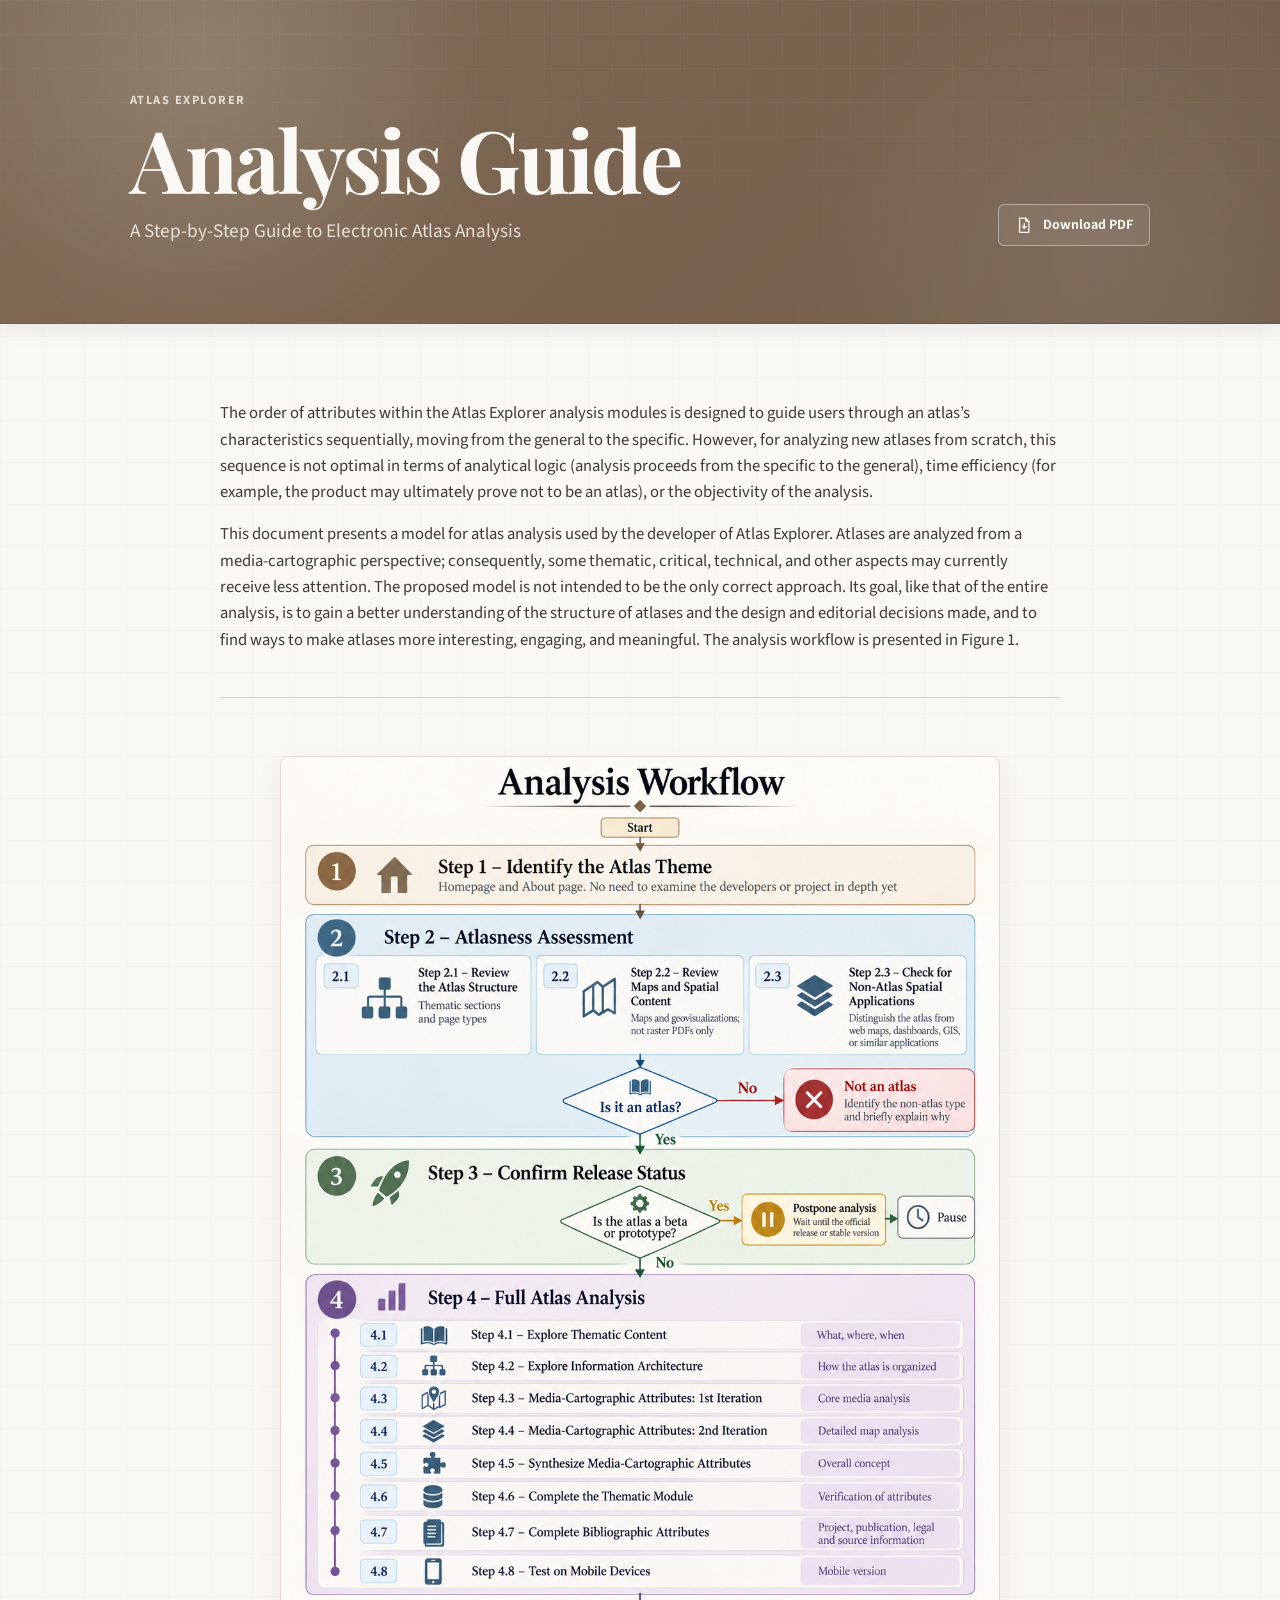
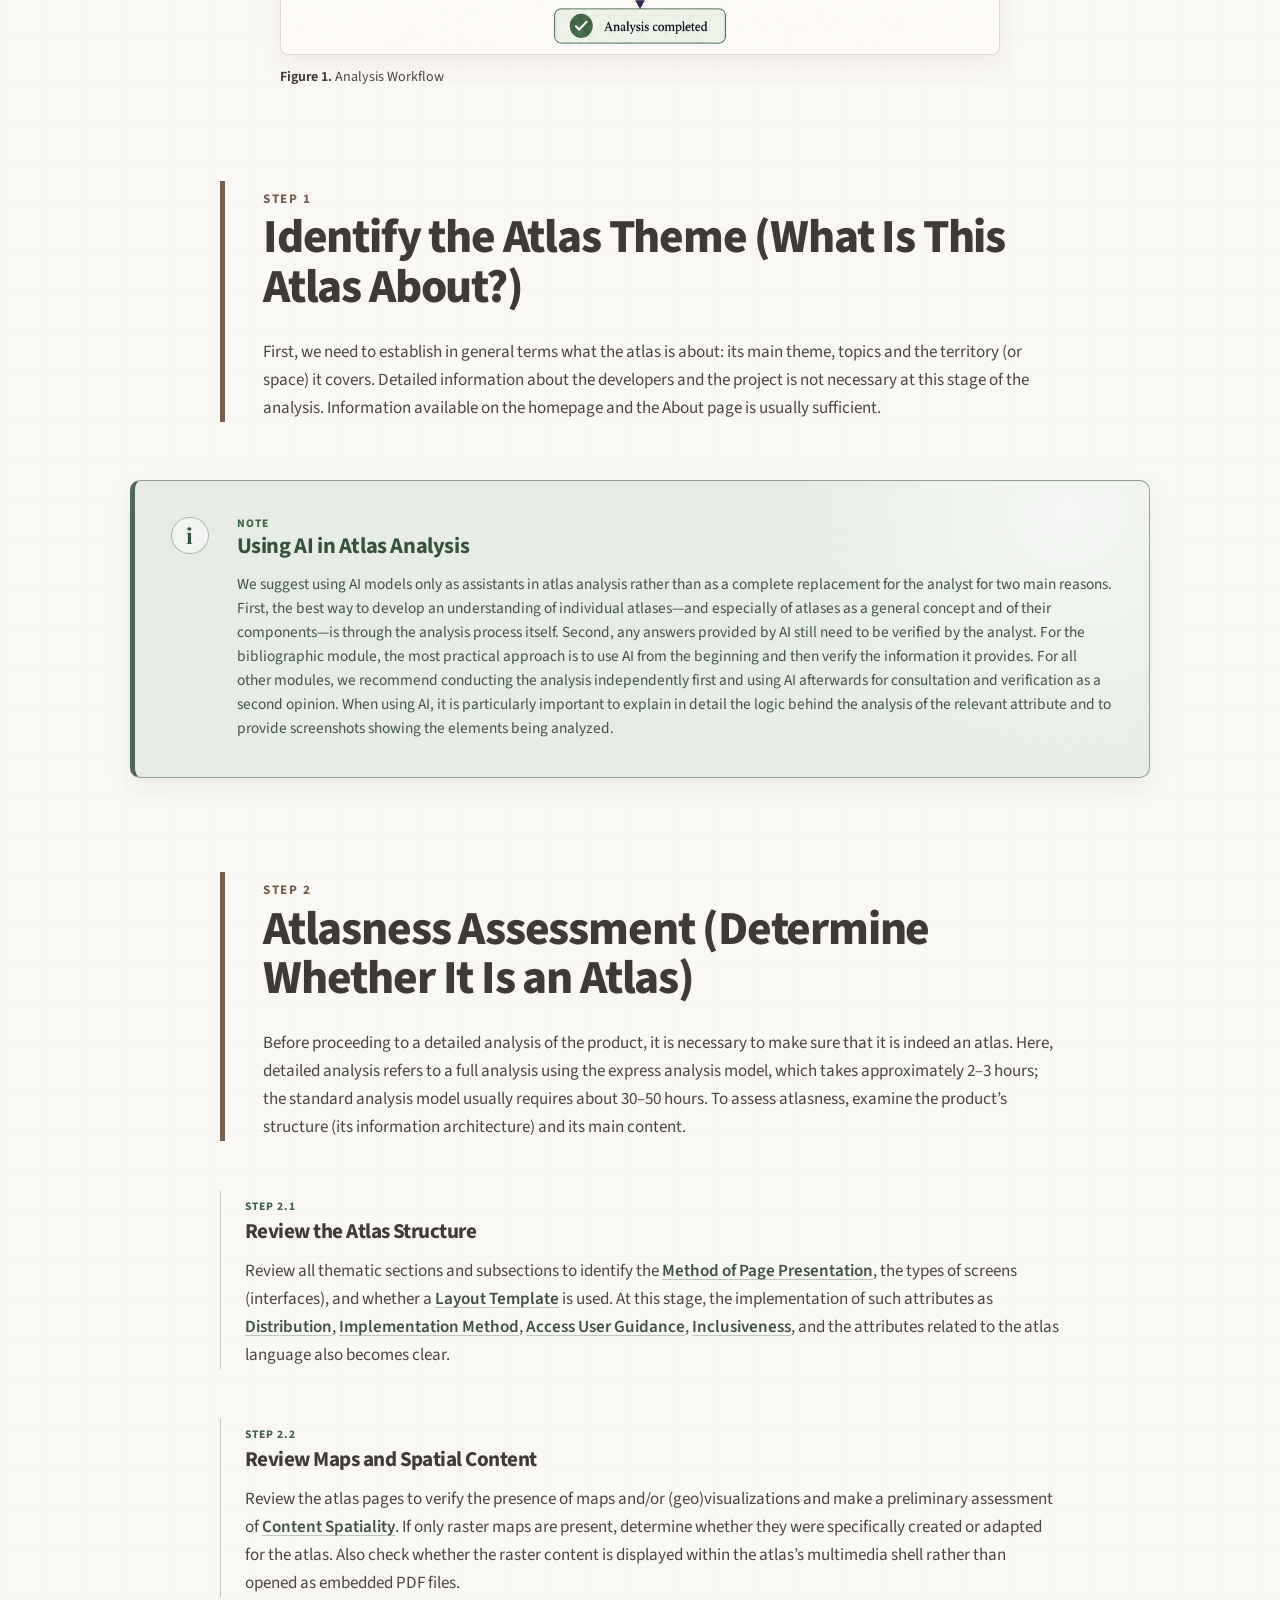
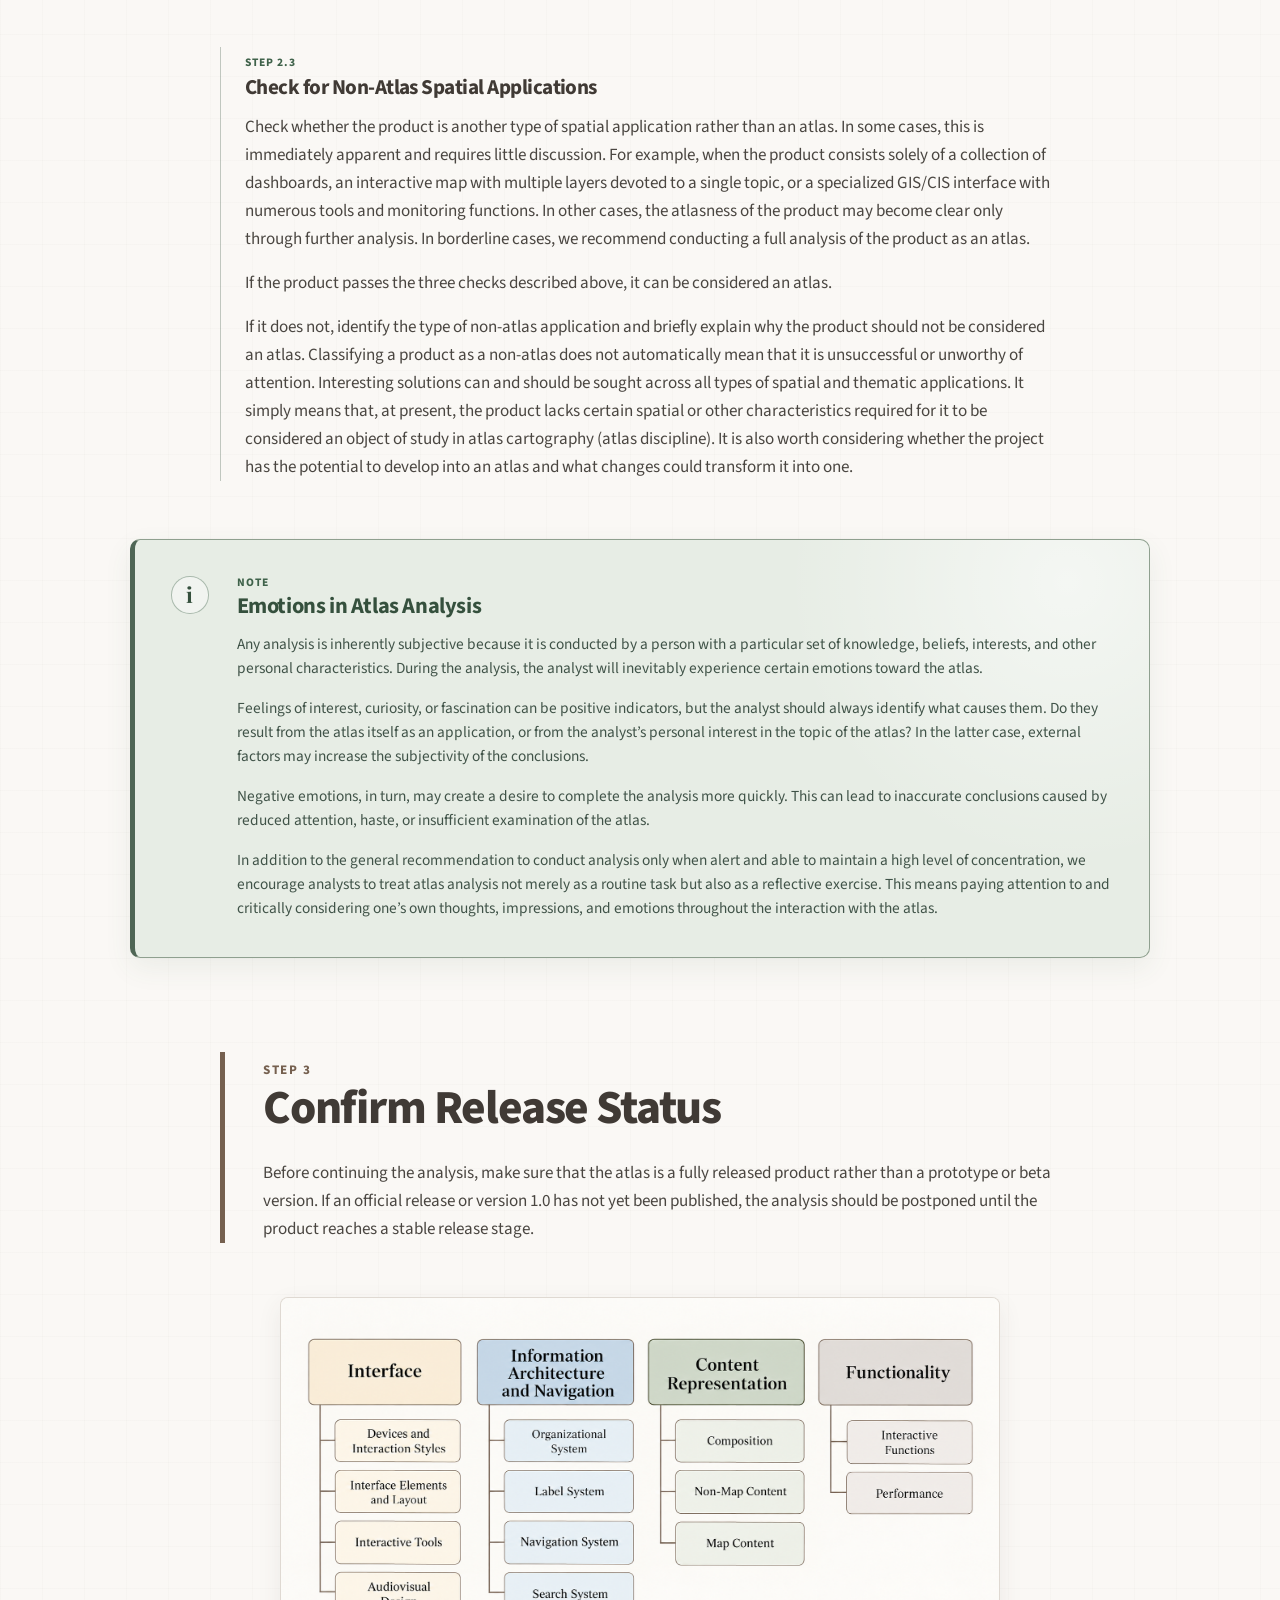
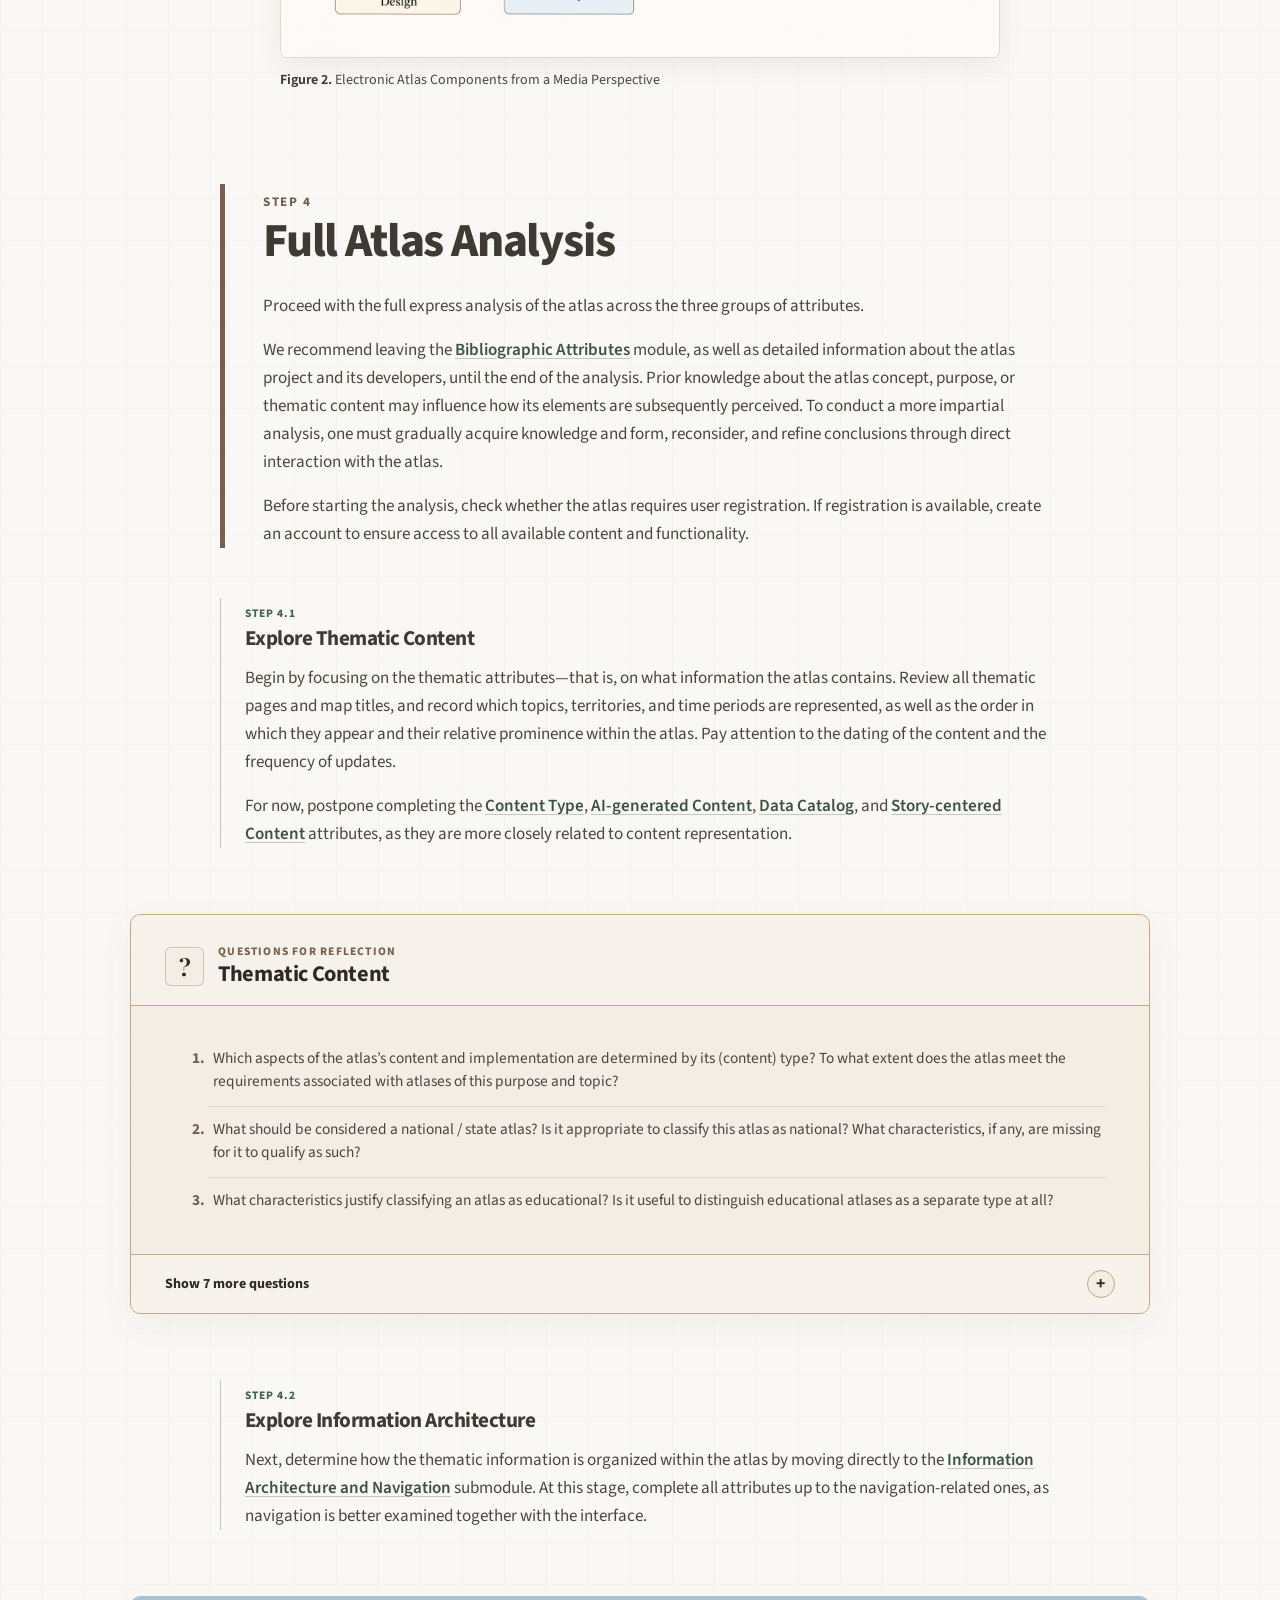
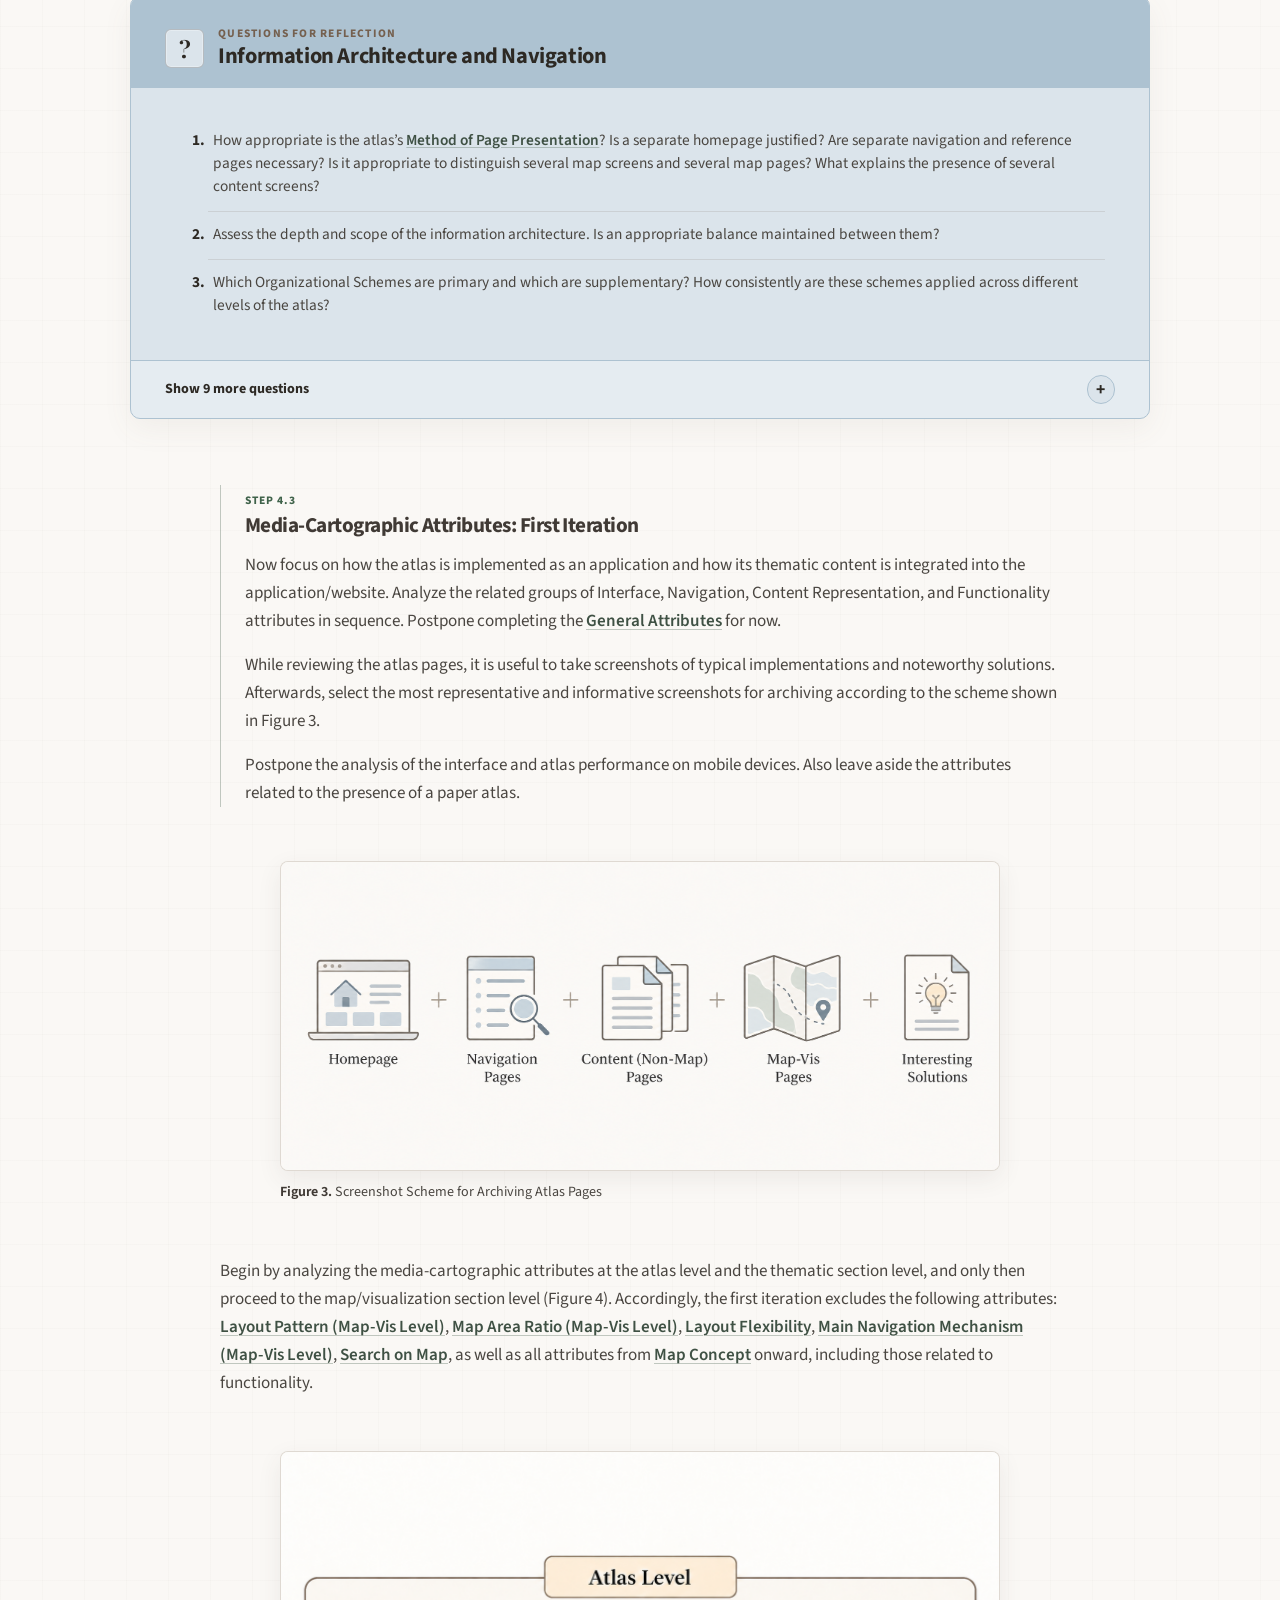
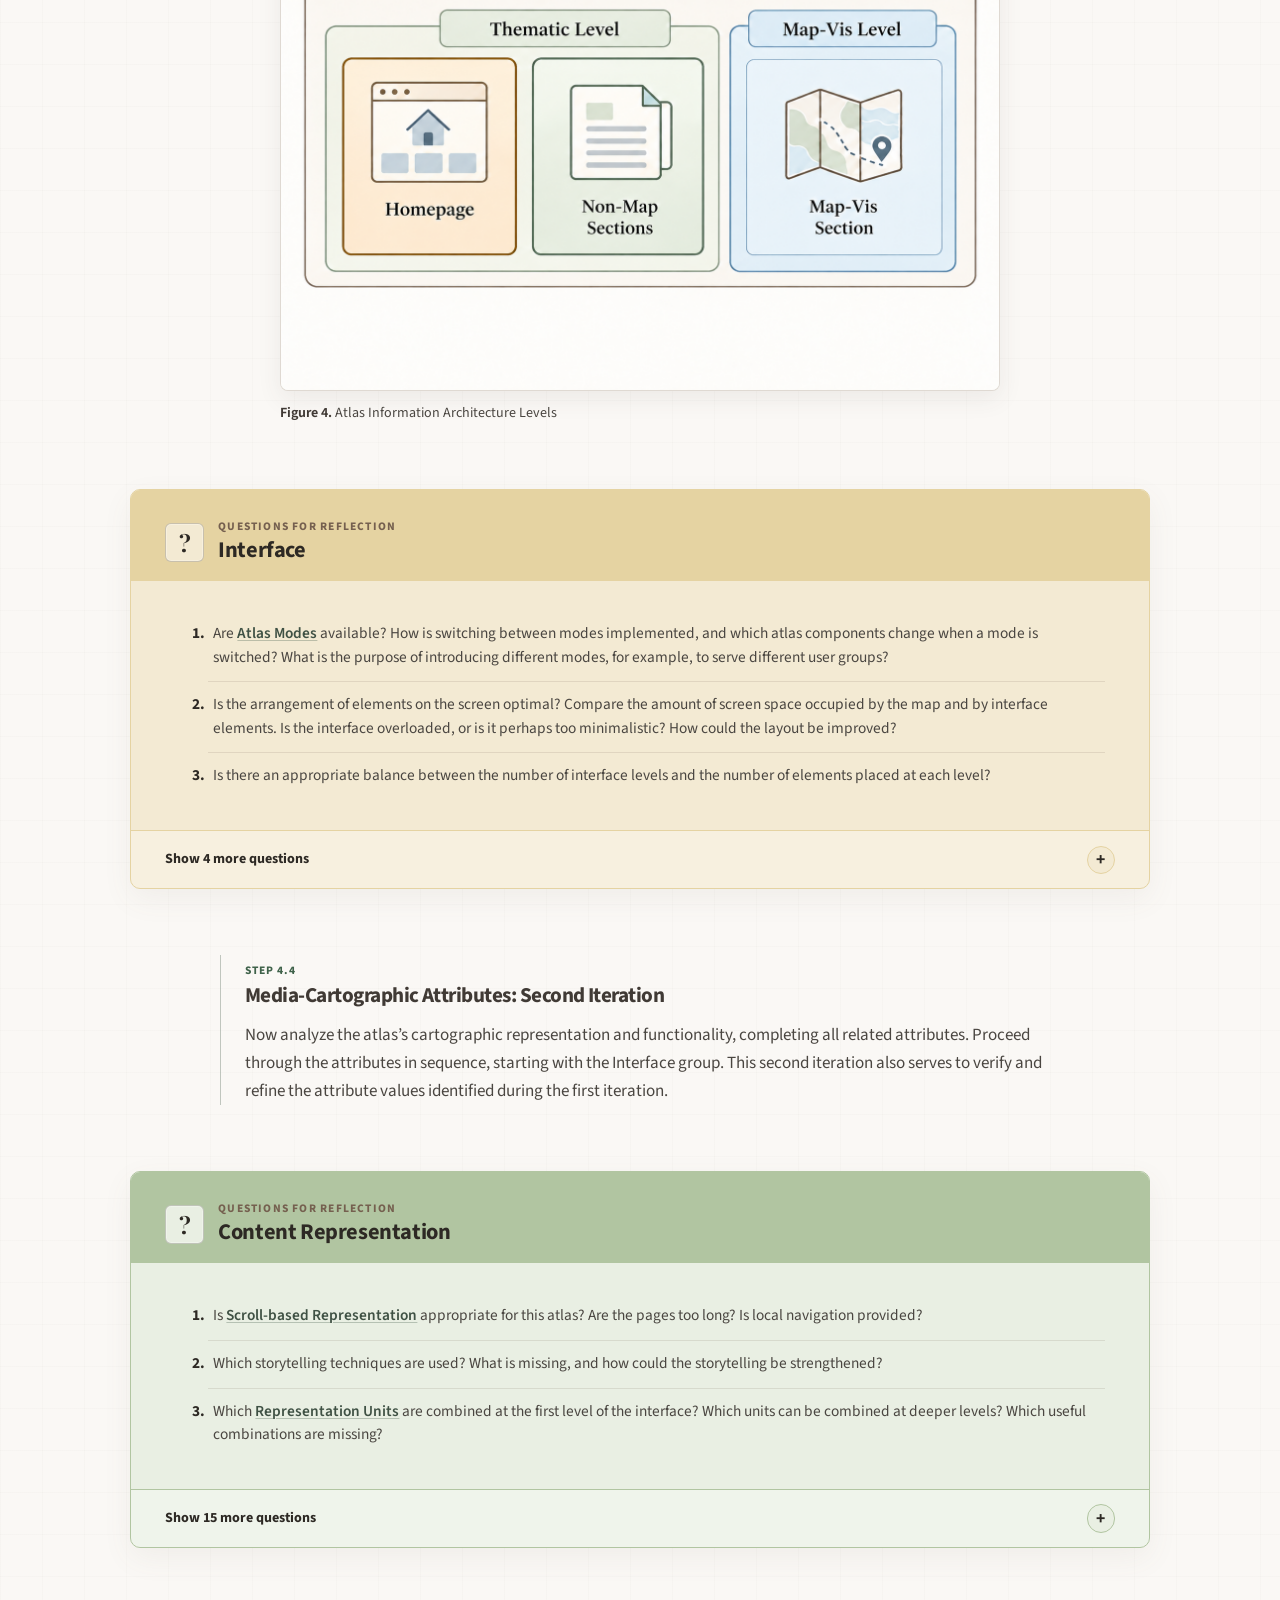
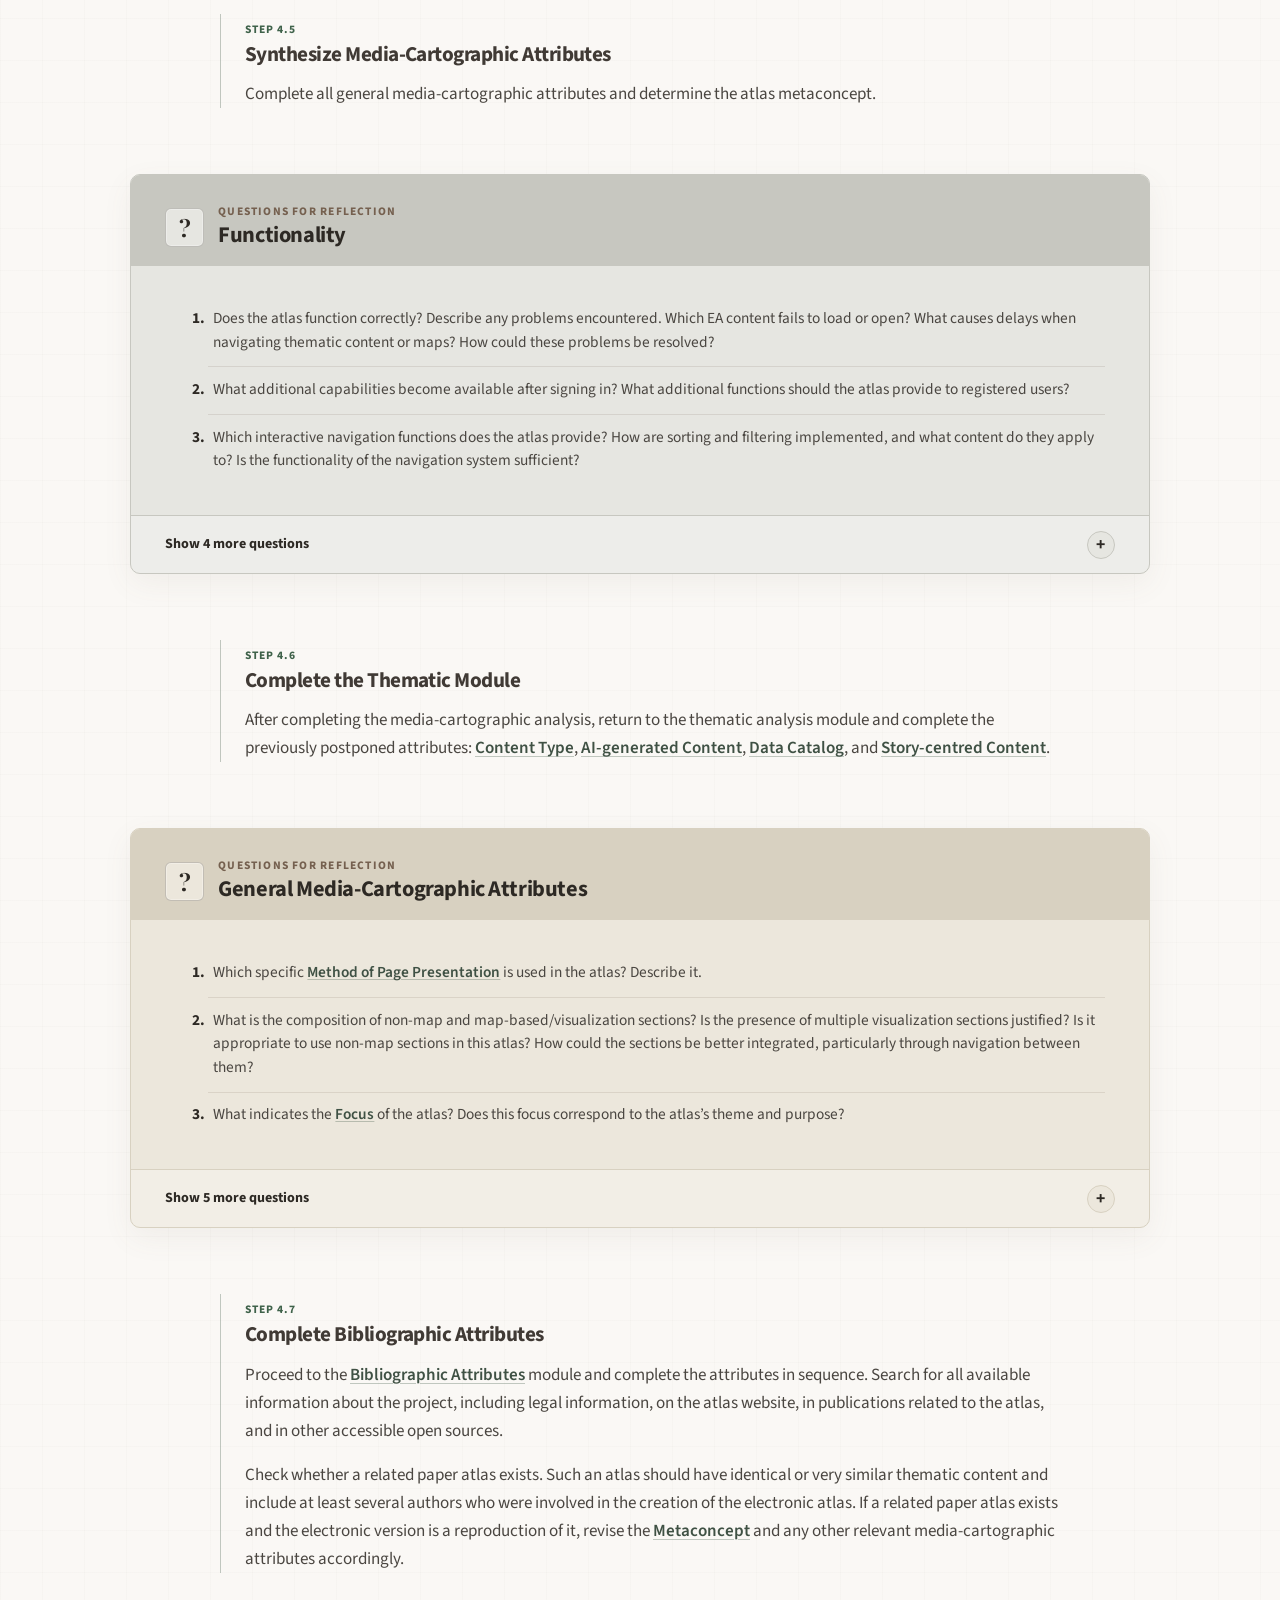
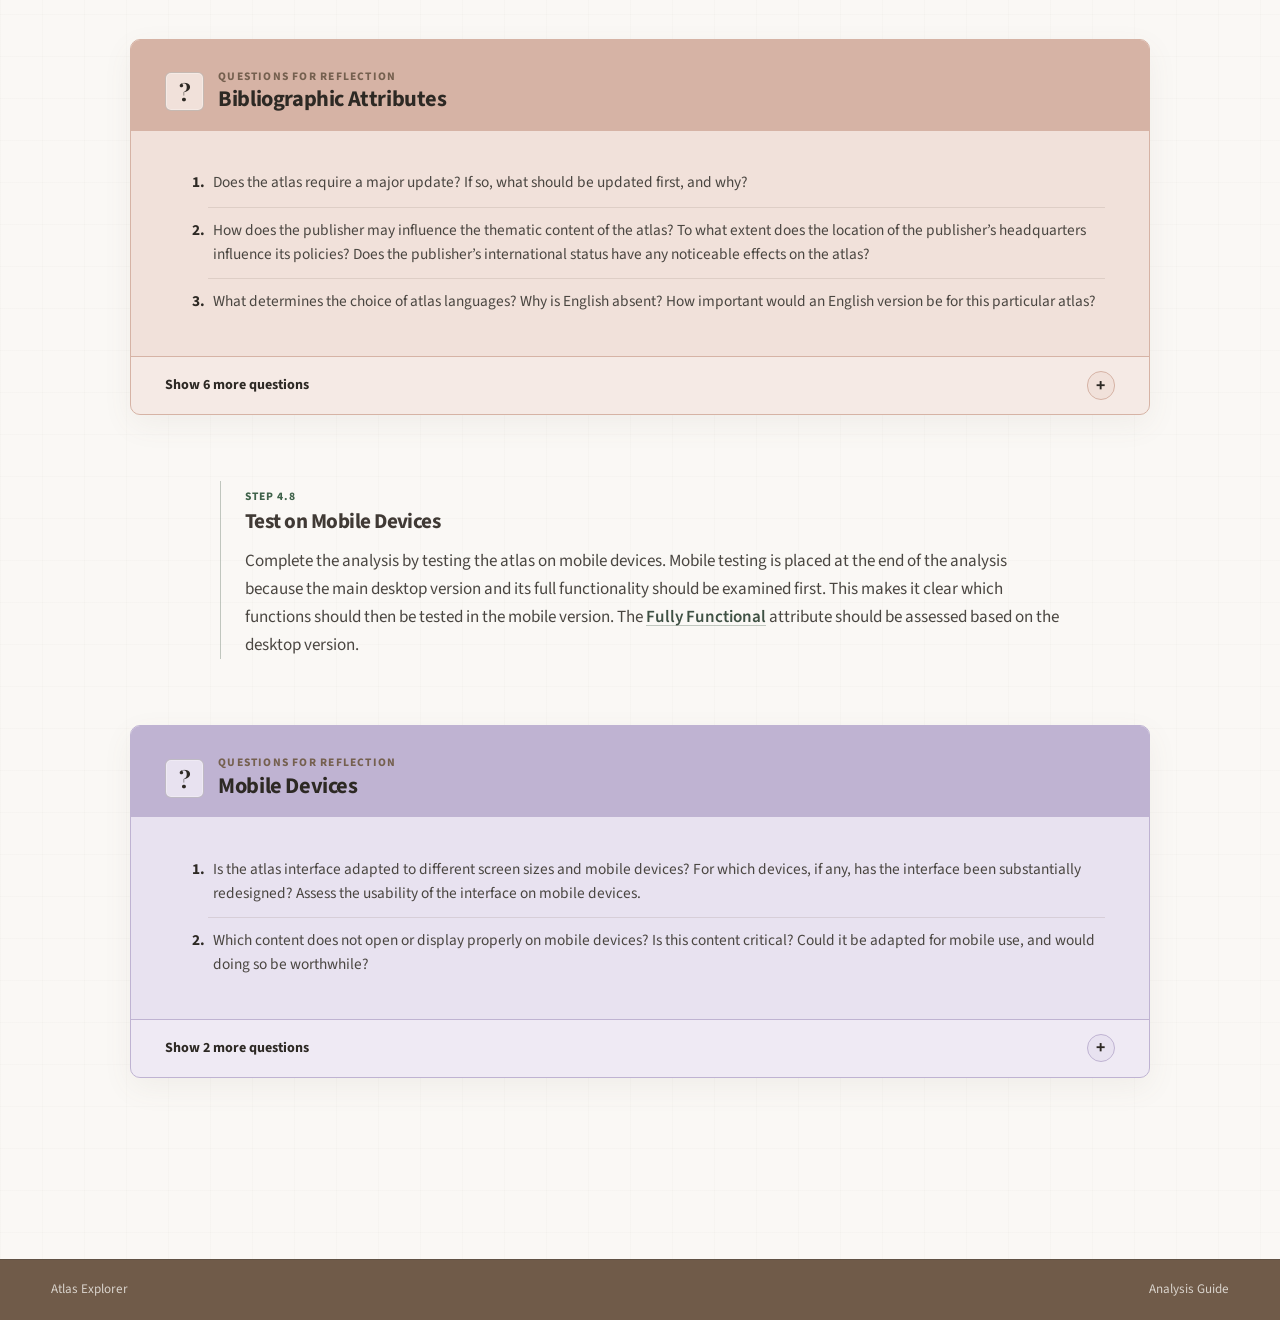
<file: data/materials/analysis-guide.html>
<!doctype html>
<html lang="en">
<head>
  <meta charset="utf-8">
  <meta name="viewport" content="width=device-width, initial-scale=1">
  <meta name="description" content="Atlas Explorer Analysis Guide — a practical workflow for analyzing electronic atlases.">
  <title>Analysis Guide — Atlas Explorer</title>
  <link rel="preconnect" href="https://fonts.googleapis.com">
  <link rel="preconnect" href="https://fonts.gstatic.com" crossorigin>
  <link href="https://fonts.googleapis.com/css2?family=Playfair+Display:wght@600;700&family=Source+Sans+3:ital,wght@0,400;0,500;0,600;0,700;1,400&display=swap" rel="stylesheet">
  <link rel="stylesheet" href="analysis-guide.css">
</head>
<body>
  <header class="guide-masthead">
    <div class="guide-masthead-inner">
      <div class="guide-eyebrow">Atlas Explorer</div>
      <h1>Analysis Guide</h1>
      <p class="guide-subtitle">A Step-by-Step Guide to Electronic Atlas Analysis</p>
      <a
  class="guide-download"
  href="Atlas_Explorer_Analysis_Guide.pdf"
  download
  aria-label="Download the Analysis Guide as PDF"
>
  <svg class="guide-download-icon"
       viewBox="0 0 24 24"
       aria-hidden="true">
    <path d="M6 2.75h8l4 4V21.25H6z"/>
    <path d="M14 2.75v4h4"/>
    <path d="M12 10v6"/>
    <path d="M9.5 13.5 12 16l2.5-2.5"/>
  </svg>

  <span>Download PDF</span>
</a>
    </div>
  </header>

  <main class="guide-page">
    <article class="guide-article">
      <section class="guide-introduction" aria-label="Introduction">
<p>The order of attributes within the Atlas Explorer analysis modules is designed to guide users through an atlas’s characteristics sequentially, moving from the general to the specific. However, for analyzing new atlases from scratch, this sequence is not optimal in terms of analytical logic (analysis proceeds from the specific to the general), time efficiency (for example, the product may ultimately prove not to be an atlas), or the objectivity of the analysis.</p>
<p>This document presents a model for atlas analysis used by the developer of Atlas Explorer. Atlases are analyzed from a media-cartographic perspective; consequently, some thematic, critical, technical, and other aspects may currently receive less attention. The proposed model is not intended to be the only correct approach. Its goal, like that of the entire analysis, is to gain a better understanding of the structure of atlases and the design and editorial decisions made, and to find ways to make atlases more interesting, engaging, and meaningful. The analysis workflow is presented in Figure 1.</p>
</section>
<figure class="guide-figure" id="figure-1">
  <img
    src="../../img/Guide/Figure_1_1.png"
    alt="Figure 1. Analysis Workflow"
    class="guide-figure-img"
  >

  <figcaption>
    <span class="figure-number">Figure 1.</span>
    Analysis Workflow
  </figcaption>
</figure>
<section class="guide-step guide-step-major" id="step-1">
  <div class="step-heading">
    <span class="step-index">Step 1</span>
    <h2>Identify the Atlas Theme (What Is This Atlas About?)</h2>
  </div>
  <div class="step-body">
    <p>First, we need to establish in general terms what the atlas is about: its main theme, topics and the territory (or space) it covers. Detailed information about the developers and the project is not necessary at this stage of the analysis. Information available on the homepage and the About page is usually sufficient.</p>
  </div>
</section>
<aside class="guide-note" aria-labelledby="note-using-ai-in-atlas-analysis">
  <div class="note-mark" aria-hidden="true">i</div>
  <div class="note-content">
    <div class="insert-label">Note</div>
    <h3 id="note-using-ai-in-atlas-analysis">Using AI in Atlas Analysis</h3>
    <p>We suggest using AI models only as assistants in atlas analysis rather than as a complete replacement for the analyst for two main reasons. First, the best way to develop an understanding of individual atlases—and especially of atlases as a general concept and of their components—is through the analysis process itself. Second, any answers provided by AI still need to be verified by the analyst. For the bibliographic module, the most practical approach is to use AI from the beginning and then verify the information it provides. For all other modules, we recommend conducting the analysis independently first and using AI afterwards for consultation and verification as a second opinion. When using AI, it is particularly important to explain in detail the logic behind the analysis of the relevant attribute and to provide screenshots showing the elements being analyzed.</p>
  </div>
</aside>
<section class="guide-step guide-step-major" id="step-2">
  <div class="step-heading">
    <span class="step-index">Step 2</span>
    <h2>Atlasness Assessment (Determine Whether It Is an Atlas)</h2>
  </div>
  <div class="step-body">
    <p>Before proceeding to a detailed analysis of the product, it is necessary to make sure that it is indeed an atlas. Here, detailed analysis refers to a full analysis using the express analysis model, which takes approximately 2–3 hours; the standard analysis model usually requires about 30–50 hours. To assess atlasness, examine the product’s structure (its information architecture) and its main content.</p>
  </div>
</section>
<section class="guide-step guide-step-minor" id="step-2-1">
  <div class="step-heading">
    <span class="step-index">Step 2.1</span>
    <h3>Review the Atlas Structure</h3>
  </div>
  <div class="step-body">
    <p>Review all thematic sections and subsections to identify the <span class="attribute-term">Method of Page Presentation</span>, the types of screens (interfaces), and whether a <span class="attribute-term">Layout Template</span> is used. At this stage, the implementation of such attributes as <span class="attribute-term">Distribution</span>, <span class="attribute-term">Implementation Method</span>, <span class="attribute-term">Access User Guidance</span>, <span class="attribute-term">Inclusiveness</span>, and the attributes related to the atlas language also becomes clear.</p>
  </div>
</section>
<section class="guide-step guide-step-minor" id="step-2-2">
  <div class="step-heading">
    <span class="step-index">Step 2.2</span>
    <h3>Review Maps and Spatial Content</h3>
  </div>
  <div class="step-body">
    <p>Review the atlas pages to verify the presence of maps and/or (geo)visualizations and make a preliminary assessment of <span class="attribute-term">Content Spatiality</span>. If only raster maps are present, determine whether they were specifically created or adapted for the atlas. Also check whether the raster content is displayed within the atlas’s multimedia shell rather than opened as embedded PDF files.</p>
  </div>
</section>
<section class="guide-step guide-step-minor" id="step-2-3">
  <div class="step-heading">
    <span class="step-index">Step 2.3</span>
    <h3>Check for Non-Atlas Spatial Applications</h3>
  </div>
  <div class="step-body">
    <p>Check whether the product is another type of spatial application rather than an atlas. In some cases, this is immediately apparent and requires little discussion. For example, when the product consists solely of a collection of dashboards, an interactive map with multiple layers devoted to a single topic, or a specialized GIS/CIS interface with numerous tools and monitoring functions. In other cases, the atlasness of the product may become clear only through further analysis. In borderline cases, we recommend conducting a full analysis of the product as an atlas.</p>
<p>If the product passes the three checks described above, it can be considered an atlas.</p>
<p>If it does not, identify the type of non-atlas application and briefly explain why the product should not be considered an atlas. Classifying a product as a non-atlas does not automatically mean that it is unsuccessful or unworthy of attention. Interesting solutions can and should be sought across all types of spatial and thematic applications. It simply means that, at present, the product lacks certain spatial or other characteristics required for it to be considered an object of study in atlas cartography (atlas discipline). It is also worth considering whether the project has the potential to develop into an atlas and what changes could transform it into one.</p>
  </div>
</section>
<aside class="guide-note" aria-labelledby="note-emotions-in-atlas-analysis">
  <div class="note-mark" aria-hidden="true">i</div>
  <div class="note-content">
    <div class="insert-label">Note</div>
    <h3 id="note-emotions-in-atlas-analysis">Emotions in Atlas Analysis</h3>
    <p>Any analysis is inherently subjective because it is conducted by a person with a particular set of knowledge, beliefs, interests, and other personal characteristics. During the analysis, the analyst will inevitably experience certain emotions toward the atlas.</p>
<p>Feelings of interest, curiosity, or fascination can be positive indicators, but the analyst should always identify what causes them. Do they result from the atlas itself as an application, or from the analyst’s personal interest in the topic of the atlas?  In the latter case, external factors may increase the subjectivity of the conclusions.</p>
<p>Negative emotions, in turn, may create a desire to complete the analysis more quickly. This can lead to inaccurate conclusions caused by reduced attention, haste, or insufficient examination of the atlas.</p>
<p>In addition to the general recommendation to conduct analysis only when alert and able to maintain a high level of concentration, we encourage analysts to treat atlas analysis not merely as a routine task but also as a reflective exercise. This means paying attention to and critically considering one’s own thoughts, impressions, and emotions throughout the interaction with the atlas.</p>
  </div>
</aside>
<section class="guide-step guide-step-major" id="step-3">
  <div class="step-heading">
    <span class="step-index">Step 3</span>
    <h2>Confirm Release Status</h2>
  </div>
  <div class="step-body">
    <p>Before continuing the analysis, make sure that the atlas is a fully released product rather than a prototype or beta version. If an official release or version 1.0 has not yet been published, the analysis should be postponed until the product reaches a stable release stage.</p>
  </div>
</section>
<figure class="guide-figure" id="figure-2">
  <img
    src="../../img/Guide/Figure_2.png"
    alt="Figure 2. Electronic Atlas Components from a Media Perspective"
    class="guide-figure-img"
  >

  <figcaption>
    <span class="figure-number">Figure 2.</span>
    Electronic Atlas Components from a Media Perspective
  </figcaption>
</figure>
<section class="guide-step guide-step-major" id="step-4">
  <div class="step-heading">
    <span class="step-index">Step 4</span>
    <h2>Full Atlas Analysis</h2>
  </div>
  <div class="step-body">
    <p>Proceed with the full express analysis of the atlas across the three groups of attributes.</p>
<p>We recommend leaving the <span class="attribute-term">Bibliographic Attributes</span> module, as well as detailed information about the atlas project and its developers, until the end of the analysis. Prior knowledge about the atlas concept, purpose, or thematic content may influence how its elements are subsequently perceived. To conduct a more impartial analysis, one must gradually acquire knowledge and form, reconsider, and refine conclusions through direct interaction with the atlas.</p>
<p>Before starting the analysis, check whether the atlas requires user registration. If registration is available, create an account to ensure access to all available content and functionality.</p>
  </div>
</section>
<section class="guide-step guide-step-minor" id="step-4-1">
  <div class="step-heading">
    <span class="step-index">Step 4.1</span>
    <h3>Explore Thematic Content</h3>
  </div>
  <div class="step-body">
    <p>Begin by focusing on the thematic attributes—that is, on what information the atlas contains. Review all thematic pages and map titles, and record which topics, territories, and time periods are represented, as well as the order in which they appear and their relative prominence within the atlas. Pay attention to the dating of the content and the frequency of updates.</p>
<p>For now, postpone completing the <span class="attribute-term">Content Type</span>, <span class="attribute-term">AI-generated Content</span>, <span class="attribute-term">Data Catalog</span>, and <span class="attribute-term">Story-centered Content</span> attributes, as they are more closely related to content representation.</p>
  </div>
</section>
<aside class="reflection-block" aria-labelledby="reflection-thematic-content">
  <div class="reflection-heading">
    <span class="reflection-symbol" aria-hidden="true">?</span>
    <div>
      <div class="insert-label">Questions for Reflection</div>
      <h3 id="reflection-thematic-content">Thematic Content</h3>
    </div>
  </div>
  <ol class="reflection-list">
    <li>Which aspects of the atlas’s content and implementation are determined by its (content) type? To what extent does the atlas meet the requirements associated with atlases of this purpose and topic?</li>
<li>What should be considered a national / state atlas? Is it appropriate to classify this atlas as national? What characteristics, if any, are missing for it to qualify as such?</li>
<li>What characteristics justify classifying an atlas as educational? Is it useful to distinguish educational atlases as a separate type at all?</li>
  </ol>
    <details class="reflection-more">
      <summary><span class="summary-show">Show 7 more questions</span><span class="summary-hide">Show fewer questions</span></summary>
      <ol class="reflection-list reflection-list-more" start="4">
        <li>What might explain the current order of topics and their relative prominence within the atlas?</li>
<li>Which regions and territories does the atlas cover? Does it provide a broader geographical context, or is it limited to the specific territory under study?</li>
<li>Which time periods does the atlas cover? Which indicators use data from different periods? Which indicators would benefit from a stronger temporal dimension?</li>
<li>What signs suggest that some of the content may have been generated using AI? To what extent is AI involved, and how appropriate is its use in this particular atlas?</li>
<li>How frequently is the content updated? What would be an appropriate update frequency for this atlas?</li>
<li>How is the <span class="attribute-term">Data Catalog</span> implemented? Does this atlas actually need one?</li>
<li>How could the relationships between individual stories be strengthened?</li>
      </ol>
    </details>
</aside>
<section class="guide-step guide-step-minor" id="step-4-2">
  <div class="step-heading">
    <span class="step-index">Step 4.2</span>
    <h3>Explore Information Architecture</h3>
  </div>
  <div class="step-body">
    <p>Next, determine how the thematic information is organized within the atlas by moving directly to the <span class="attribute-term">Information Architecture and Navigation</span> submodule. At this stage, complete all attributes up to the navigation-related ones, as navigation is better examined together with the interface.</p>
  </div>
</section>
<aside class="reflection-block reflection-ia" aria-labelledby="reflection-information-architecture-and-navigation">
  <div class="reflection-heading">
    <span class="reflection-symbol" aria-hidden="true">?</span>
    <div>
      <div class="insert-label">Questions for Reflection</div>
      <h3 id="reflection-information-architecture-and-navigation">Information Architecture and Navigation</h3>
    </div>
  </div>
  <ol class="reflection-list">
    <li>How appropriate is the atlas’s <span class="attribute-term">Method of Page Presentation</span>? Is a separate homepage justified? Are separate navigation and reference pages necessary? Is it appropriate to distinguish several map screens and several map pages? What explains the presence of several content screens?</li>
<li>Assess the depth and scope of the information architecture. Is an appropriate balance maintained between them?</li>
<li>Which Organizational Schemes are primary and which are supplementary? How consistently are these schemes applied across different levels of the atlas?</li>
  </ol>
    <details class="reflection-more">
      <summary><span class="summary-show">Show 9 more questions</span><span class="summary-hide">Show fewer questions</span></summary>
      <ol class="reflection-list reflection-list-more" start="4">
        <li>How many classifications of thematic content are used? Are all relevant combinations and relationships between content elements taken into account?</li>
<li>Which Organizational Structures are primary and which are supplementary? Does it accurately represent the relationships between content elements? Do the organizational structures of the atlas and the map section coincide?</li>
<li>How clear and unambiguous are the headings and thematic labels? Are they consistent with established professional terminology? Check for unnecessary jargon, technical terminology, or overly complex wording. Also consider the inclusiveness and ethical appropriateness of the labels used.</li>
<li>Is <span class="attribute-term">Global Navigation</span> implemented consistently across all pages? Is the global navigation menu clearly visible? Can global navigation be easily distinguished from supplementary navigation? Is the homepage overloaded with navigation links or mechanisms?</li>
<li>How is <span class="attribute-term">Contextual Navigation</span> implemented? Where are bidirectional links used, and which elements do they connect? Is <span class="attribute-term">Adaptive Navigation</span> present?</li>
<li>How is <span class="attribute-term">Supplementary Navigation</span> implemented? Which supplementary navigation elements are placed at the first level of the interface?</li>
<li>How is <span class="attribute-term">Detached Navigation</span> implemented? Would an additional navigation model be useful? Are a sitemap or an index necessary?</li>
<li>How is access to thematic content organized? Is the navigation intuitive? Can users easily orient themselves within the atlas?</li>
<li>Is a search function necessary for this atlas? Which external search systems, if any, are used, and how effectively do they work? How clear and understandable are the search results?</li>
      </ol>
    </details>
</aside>
<section class="guide-step guide-step-minor" id="step-4-3">
  <div class="step-heading">
    <span class="step-index">Step 4.3</span>
    <h3>Media-Cartographic Attributes: First Iteration</h3>
  </div>
  <div class="step-body">
    <p>Now focus on how the atlas is implemented as an application and how its thematic content is integrated into the application/website. Analyze the related groups of Interface, Navigation, Content Representation, and Functionality attributes in sequence. Postpone completing the <span class="attribute-term">General Attributes</span> for now.</p>
<p>While reviewing the atlas pages, it is useful to take screenshots of typical implementations and noteworthy solutions. Afterwards, select the most representative and informative screenshots for archiving according to the scheme shown in Figure 3.</p>
<p>Postpone the analysis of the interface and atlas performance on mobile devices. Also leave aside the attributes related to the presence of a paper atlas.</p>
  </div>
</section>
<figure class="guide-figure" id="figure-3">
  <img
    src="../../img/Guide/Figure_3.png"
    alt="Figure 3. Screenshot Scheme for Archiving Atlas Pages"
    class="guide-figure-img"
  >

  <figcaption>
    <span class="figure-number">Figure 3.</span>
    Screenshot Scheme for Archiving Atlas Pages
  </figcaption>
</figure><p>Begin by analyzing the media-cartographic attributes at the atlas level and the thematic section level, and only then proceed to the map/visualization section level (Figure 4). Accordingly, the first iteration excludes the following attributes: <span class="attribute-term">Layout Pattern (Map-Vis Level)</span>, <span class="attribute-term">Map Area Ratio (Map-Vis Level)</span>, <span class="attribute-term">Layout Flexibility</span>, <span class="attribute-term">Main Navigation Mechanism (Map-Vis Level)</span>, <span class="attribute-term">Search on Map</span>, as well as all attributes from <span class="attribute-term">Map Concept</span> onward, including those related to functionality.</p>
<figure class="guide-figure" id="figure-4">
  <img
    src="../../img/Guide/Figure_4.png"
    alt="Figure 4. Atlas Information Architecture Levels"
    class="guide-figure-img"
  >

  <figcaption>
    <span class="figure-number">Figure 4.</span>
    Atlas Information Architecture Levels
  </figcaption>
</figure>
<aside class="reflection-block reflection-interface" aria-labelledby="reflection-interface">
  <div class="reflection-heading">
    <span class="reflection-symbol" aria-hidden="true">?</span>
    <div>
      <div class="insert-label">Questions for Reflection</div>
      <h3 id="reflection-interface">Interface</h3>
    </div>
  </div>
  <ol class="reflection-list">
    <li>Are <span class="attribute-term">Atlas Modes</span> available? How is switching between modes implemented, and which atlas components change when a mode is switched? What is the purpose of introducing different modes, for example, to serve different user groups?</li>
<li>Is the arrangement of elements on the screen optimal? Compare the amount of screen space occupied by the map and by interface elements. Is the interface overloaded, or is it perhaps too minimalistic? How could the layout be improved?</li>
<li>Is there an appropriate balance between the number of interface levels and the number of elements placed at each level?</li>
  </ol>
    <details class="reflection-more">
      <summary><span class="summary-show">Show 4 more questions</span><span class="summary-hide">Show fewer questions</span></summary>
      <ol class="reflection-list reflection-list-more" start="4">
        <li>How flexible are the layouts of map pages? Which interface elements can be modified, and in what ways?</li>
<li>Is the use of a common <span class="attribute-term">Layout Template</span> appropriate for thematic pages? Which pages or indicators would benefit from an alternative layout or design?</li>
<li>Is the interface consistent across the atlas? Which pages and elements are visually consistent, and which are not? How is a common visual style or motif maintained throughout the atlas?</li>
<li>Does the atlas’s visual design—and the design of its individual sections and elements—reflect its theme? How could this connection be strengthened?</li>
      </ol>
    </details>
</aside>
<section class="guide-step guide-step-minor" id="step-4-4">
  <div class="step-heading">
    <span class="step-index">Step 4.4</span>
    <h3>Media-Cartographic Attributes: Second Iteration</h3>
  </div>
  <div class="step-body">
    <p>Now analyze the atlas’s cartographic representation and functionality, completing all related attributes. Proceed through the attributes in sequence, starting with the Interface group. This second iteration also serves to verify and refine the attribute values identified during the first iteration.</p>
  </div>
</section>
<aside class="reflection-block reflection-representation" aria-labelledby="reflection-content-representation">
  <div class="reflection-heading">
    <span class="reflection-symbol" aria-hidden="true">?</span>
    <div>
      <div class="insert-label">Questions for Reflection</div>
      <h3 id="reflection-content-representation">Content Representation</h3>
    </div>
  </div>
  <ol class="reflection-list">
    <li>Is <span class="attribute-term">Scroll-based Representation</span> appropriate for this atlas? Are the pages too long? Is local navigation provided?</li>
<li>Which storytelling techniques are used? What is missing, and how could the storytelling be strengthened?</li>
<li>Which <span class="attribute-term">Representation Units</span> are combined at the first level of the interface? Which units can be combined at deeper levels? Which useful combinations are missing?</li>
  </ol>
    <details class="reflection-more">
      <summary><span class="summary-show">Show 15 more questions</span><span class="summary-hide">Show fewer questions</span></summary>
      <ol class="reflection-list reflection-list-more" start="4">
        <li>How informative are the texts? Do the texts accompanying maps correspond to their content? Are they formal or narrative in style? Do they establish links to other maps or topics?</li>
<li>How consistent is the style of the texts across the atlas and with the overall style of the atlas? Is any information presented in text that could be communicated more effectively in cartographic or graphical form?</li>
<li>Are the length and readability of the texts appropriate, considering factors such as font size, typeface, and text-container width? How effectively are texts positioned in relation to maps? Are they overloaded with information, and how well do they work with other interface elements?</li>
<li>Which types of graphics and diagrams are used, and how are they distributed across different sections, representations, and individual screens or pages? Characterize the graphics and diagrams used on the maps. Are the selected types of graphics and diagrams appropriate and well suited to the data being represented?</li>
<li>Which types of audio are used? How important is audio for this particular atlas?</li>
<li>Are the selected thematic indicators suitable for animation? Which animation variables are used, and how are they implemented? Is any form of “pseudo-animation” present, such as user-controlled manipulation of temporal data?</li>
<li>Describe the atlas’s <span class="attribute-term">Map Concept</span>. What functions do maps perform within the atlas? Does the way maps and layers are presented correspond to the atlas’s theme and purpose?</li>
<li>Describe the visual style of the maps. Is it consistent with the theme of the atlas, its interface, and the visual style of other content?</li>
<li>Are the map projections appropriately selected? Is the use of a globe justified? Are projections standardized across the atlas where appropriate?</li>
<li>Is the number of scale levels appropriate? Should the number of scale levels be limited? Is it consistent across maps? Is the initial map scale appropriately selected? Are map scales standardized where necessary? Is thematic generalization coordinated with the generalization of basemap elements?</li>
<li>How effectively does the basemap support orientation and help reveal spatial relationships between thematic indicators and the underlying geography? Do base layers and thematic layers work well together? Is the content of the basemap appropriate for the theme and purpose of the maps and the atlas? Are enough basemaps provided, or are some unnecessary?</li>
<li>Which map methods are used, and how are they combined? Are reference units, data classification methods, and map methods standardized where appropriate? How could the cartographic representation be made more diverse? What degree of consistency between maps would be most appropriate for this atlas?</li>
<li>Where is the legend placed? Does it accurately represent the map content, and is it easy to understand? Should basemap elements be included in the legend? Are the scales applied correctly, and are the color palettes visually pleasing? Is the use of automatically generated legends justified?</li>
<li>What functions do map labels perform? How extensively and in what level of detail are they used? Are the labels appropriately generalized? Is the use of unlabeled maps justified? Is labeling applied consistently across the atlas?</li>
<li>What map comparison options are provided, and how are they implemented? Is cartographic information easy to compare? How could the comparability of content within the atlas be improved?</li>
      </ol>
    </details>
</aside>
<section class="guide-step guide-step-minor" id="step-4-5">
  <div class="step-heading">
    <span class="step-index">Step 4.5</span>
    <h3>Synthesize Media-Cartographic Attributes</h3>
  </div>
  <div class="step-body">
    <p>Complete all general media-cartographic attributes and determine the atlas metaconcept.</p>
  </div>
</section>
<aside class="reflection-block reflection-functionality" aria-labelledby="reflection-functionality">
  <div class="reflection-heading">
    <span class="reflection-symbol" aria-hidden="true">?</span>
    <div>
      <div class="insert-label">Questions for Reflection</div>
      <h3 id="reflection-functionality">Functionality</h3>
    </div>
  </div>
  <ol class="reflection-list">
    <li>Does the atlas function correctly? Describe any problems encountered. Which EA content fails to load or open? What causes delays when navigating thematic content or maps? How could these problems be resolved?</li>
<li>What additional capabilities become available after signing in? What additional functions should the atlas provide to registered users?</li>
<li>Which interactive navigation functions does the atlas provide? How are sorting and filtering implemented, and what content do they apply to? Is the functionality of the navigation system sufficient?</li>
  </ol>
    <details class="reflection-more">
      <summary><span class="summary-show">Show 4 more questions</span><span class="summary-hide">Show fewer questions</span></summary>
      <ol class="reflection-list reflection-list-more" start="4">
        <li>Which interactive map functions are implemented? How consistent is map interactivity across the atlas? Does the level of interactivity correspond to the atlas’s purpose?</li>
<li>How is legend interactivity implemented? Which legend elements are interactive? How does the legend change dynamically? Are the available functions for modifying or customizing symbolization appropriate for the atlas?</li>
<li>What content can be imported and exported? Would greater opportunities for users to extend the atlas content be useful?</li>
<li>How is the <span class="attribute-term">Print Map</span> function implemented? Does the exported document include a conventional map layout and legend? Is the exported map of sufficient quality?</li>
      </ol>
    </details>
</aside>
<section class="guide-step guide-step-minor" id="step-4-6">
  <div class="step-heading">
    <span class="step-index">Step 4.6</span>
    <h3>Complete the Thematic Module</h3>
  </div>
  <div class="step-body">
    <p>After completing the media-cartographic analysis, return to the thematic analysis module and complete the previously postponed attributes: <span class="attribute-term">Content Type</span>, <span class="attribute-term">AI-generated Content</span>, <span class="attribute-term">Data Catalog</span>, and <span class="attribute-term">Story-centred Content</span>.</p>
  </div>
</section>
<aside class="reflection-block reflection-general" aria-labelledby="reflection-general-media-cartographic-attributes">
  <div class="reflection-heading">
    <span class="reflection-symbol" aria-hidden="true">?</span>
    <div>
      <div class="insert-label">Questions for Reflection</div>
      <h3 id="reflection-general-media-cartographic-attributes">General Media-Cartographic Attributes</h3>
    </div>
  </div>
  <ol class="reflection-list">
    <li>Which specific <span class="attribute-term">Method of Page Presentation</span> is used in the atlas? Describe it.</li>
<li>What is the composition of non-map and map-based/visualization sections? Is the presence of multiple visualization sections justified? Is it appropriate to use non-map sections in this atlas? How could the sections be better integrated, particularly through navigation between them?</li>
<li>What indicates the <span class="attribute-term">Focus</span> of the atlas? Does this focus correspond to the atlas’s theme and purpose?</li>
  </ol>
    <details class="reflection-more">
      <summary><span class="summary-show">Show 5 more questions</span><span class="summary-hide">Show fewer questions</span></summary>
      <ol class="reflection-list reflection-list-more" start="4">
        <li>How many <span class="attribute-term">Usage Styles</span> does the atlas support? Do they correspond to the atlas’s theme and purpose?</li>
<li>Who is the primary user of the atlas? How flexible is the atlas in meeting the needs of both professional users and a general audience? Would separate atlas modes for different audiences be useful?</li>
<li>Which <span class="attribute-term">Inclusiveness</span> options are implemented? Which groups of users with disabilities are supported?</li>
<li>Which learning materials and tools are provided to users? How clear and useful are they? How could the barrier to entry be lowered? Are dedicated learning materials necessary?</li>
<li>Justify the choice of <span class="attribute-term">Metaconcept</span>. Is there a basis for identifying a second metaconcept? If multiple metaconcepts are present, how well do they work together? Is the selected metaconcept appropriate for the atlas’s theme and purpose?</li>
      </ol>
    </details>
</aside>
<section class="guide-step guide-step-minor" id="step-4-7">
  <div class="step-heading">
    <span class="step-index">Step 4.7</span>
    <h3>Complete Bibliographic Attributes</h3>
  </div>
  <div class="step-body">
    <p>Proceed to the <span class="attribute-term">Bibliographic Attributes</span> module and complete the attributes in sequence. Search for all available information about the project, including legal information, on the atlas website, in publications related to the atlas, and in other accessible open sources.</p>
<p>Check whether a related paper atlas exists. Such an atlas should have identical or very similar thematic content and include at least several authors who were involved in the creation of the electronic atlas. If a related paper atlas exists and the electronic version is a reproduction of it, revise the <span class="attribute-term">Metaconcept</span> and any other relevant media-cartographic attributes accordingly.</p>
  </div>
</section>
<aside class="reflection-block reflection-bibliographic" aria-labelledby="reflection-bibliographic-attributes">
  <div class="reflection-heading">
    <span class="reflection-symbol" aria-hidden="true">?</span>
    <div>
      <div class="insert-label">Questions for Reflection</div>
      <h3 id="reflection-bibliographic-attributes">Bibliographic Attributes</h3>
    </div>
  </div>
  <ol class="reflection-list">
    <li>Does the atlas require a major update? If so, what should be updated first, and why?</li>
<li>How does the publisher may influence the thematic content of the atlas? To what extent does the location of the publisher’s headquarters influence its policies? Does the publisher’s international status have any noticeable effects on the atlas?</li>
<li>What determines the choice of atlas languages? Why is English absent? How important would an English version be for this particular atlas?</li>
  </ol>
    <details class="reflection-more">
      <summary><span class="summary-show">Show 6 more questions</span><span class="summary-hide">Show fewer questions</span></summary>
      <ol class="reflection-list reflection-list-more" start="4">
        <li>How are the functions of the atlas formats distributed within a <span class="attribute-term">Dual Concept</span>? How do the formats differ, and what explains the use of a dual approach?</li>
<li>How justified is the need to install the atlas or maintain a permanent internet connection?</li>
<li>What explains restricted access to the atlas content? Is this restriction justified?</li>
<li>How suitable is an <span class="attribute-term">App-oriented</span> solution for atlas creation?</li>
<li>How much design flexibility does the atlas platform provide? Which atlas-specific functions or elements are missing?</li>
<li>How justified is an <span class="attribute-term">Embedded</span> implementation of the atlas? In the case of a <span class="attribute-term">Separate</span> implementation, is this choice determined solely by technical considerations?</li>
      </ol>
    </details>
</aside>
<section class="guide-step guide-step-minor" id="step-4-8">
  <div class="step-heading">
    <span class="step-index">Step 4.8</span>
    <h3>Test on Mobile Devices</h3>
  </div>
  <div class="step-body">
    <p>Complete the analysis by testing the atlas on mobile devices. Mobile testing is placed at the end of the analysis because the main desktop version and its full functionality should be examined first. This makes it clear which functions should then be tested in the mobile version. The <span class="attribute-term">Fully Functional</span> attribute should be assessed based on the desktop version.</p>
  </div>
</section>
<aside class="reflection-block reflection-mobile" aria-labelledby="reflection-mobile-devices">
  <div class="reflection-heading">
    <span class="reflection-symbol" aria-hidden="true">?</span>
    <div>
      <div class="insert-label">Questions for Reflection</div>
      <h3 id="reflection-mobile-devices">Mobile Devices</h3>
    </div>
  </div>
  <ol class="reflection-list">
    <li>Is the atlas interface adapted to different screen sizes and mobile devices? For which devices, if any, has the interface been substantially redesigned? Assess the usability of the interface on mobile devices.</li>
<li>Which content does not open or display properly on mobile devices? Is this content critical? Could it be adapted for mobile use, and would doing so be worthwhile?</li>
  </ol>
    <details class="reflection-more">
      <summary><span class="summary-show">Show 2 more questions</span><span class="summary-hide">Show fewer questions</span></summary>
      <ol class="reflection-list reflection-list-more" start="3">
        <li>Is the atlas’s functionality preserved on mobile devices? Which interactive functions are missing? Is the mobile functionality sufficient?</li>
<li>Is adapting the atlas for mobile devices worthwhile? Would a separate mobile application be useful? What should it look like, and which functions should it provide?</li>
      </ol>
    </details>
</aside>
    </article>
  </main>

  <footer class="guide-footer">
    <span>Atlas Explorer</span>
    <span>Analysis Guide</span>
  </footer>
</body>
</html>
</file>
<file: data/materials/analysis-guide.css>
/* ============================================================
   Atlas Explorer — Analysis Guide
   Standalone stylesheet. Designed to visually align with the
   Atlas Explorer palette while using a textbook/editorial layout.
   ============================================================ */

:root {
  --font-primary: "Source Sans 3", system-ui, -apple-system, "Segoe UI", Arial, sans-serif;
  --font-display: "Playfair Display", Georgia, "Times New Roman", serif;

  /* Atlas Explorer-derived neutrals and accents */
  --page: #faf8f5;
  --paper: #fcfbf7;
  --paper-deep: #f0ebe3;
  --warm-surface: #e9e0d5;
  --warm-surface-deep: #ded2c4;
  --warm-border: #b6a593;
  --warm-border-strong: #9f8c79;
  --warm-text: #584a40;
  --warm-muted: #827469;
  --warm-accent: #75604f;
  --warm-accent-hover: #624f41;
  --green: #4f6655;
  --green-dark: #3f624a;
  --green-soft: #dfe5dc;
  --ink: #2d2924;
  --body: #4a4641;
  --muted: #786e66;
  --rule: rgba(117, 96, 79, 0.24);

  /* Guide-specific insert colors */
  --note-bg: #e7ede5;
  --note-border: #8fa08f;
  --note-ink: #35503d;
  --question-bg: #f3ede4;
  --question-border: #c4aa82;
  --question-ink: #604b34;

  --text-width: 840px;
  --insert-width: 1020px;
  --figure-width: 720px;
  --page-gutter: clamp(20px, 4vw, 72px);
}

* { box-sizing: border-box; }
html { scroll-behavior: smooth; background: var(--page); }
body {
  margin: 0;
  min-width: 320px;
  font-family: var(--font-primary);
  font-size: clamp(15px, 0.28vw + 13.5px, 17.5px);
  line-height: 1.64;
  color: var(--ink);
  background:
    linear-gradient(rgba(91, 78, 63, 0.018) 1px, transparent 1px),
    linear-gradient(90deg, rgba(91, 78, 63, 0.018) 1px, transparent 1px),
    var(--page);
  background-size: 42px 42px;
}

/* ---------- Atlas Explorer custom cursor ---------- */
@media (hover: hover) and (pointer: fine) {
  :root {
    --ae-cursor-default: url("../../img/cursors/cursor-selection-80.svg") 2 2, default;
    --ae-cursor-pointer: url("../../img/cursors/cursor-pointer-80.svg") 7 1, pointer;
  }

  html,
  body {
    cursor: var(--ae-cursor-default);
  }

  a,
  button,
  summary,
  [role="button"],
  .reflection-more summary {
    cursor: var(--ae-cursor-pointer);
  }
}

/* ---------- Masthead ---------- */
.guide-masthead {
  position: relative;
  overflow: hidden;
  border-bottom: 1px solid rgba(74, 69, 65, 0.42);
  background:
    radial-gradient(circle at 16% 20%, rgba(223,229,220,.18), transparent 26%),
    radial-gradient(circle at 86% 82%, rgba(255,255,255,.09), transparent 28%),
    linear-gradient(135deg, #806b56 0%, #79634f 54%, #705b49 100%);
  box-shadow: 0 5px 18px rgba(74, 69, 65, 0.10);
}
.guide-masthead::after {
  content: "";
  position: absolute;
  inset: 0;
  pointer-events: none;
  background-image:
    linear-gradient(rgba(255,255,255,.035) 1px, transparent 1px),
    linear-gradient(90deg, rgba(255,255,255,.035) 1px, transparent 1px);
  background-size: 34px 34px;
  mask-image: linear-gradient(to bottom, #000, transparent 94%);
}
.guide-masthead-inner {
  position: relative;
  z-index: 1;
  width: min(var(--insert-width), calc(100% - 2 * var(--page-gutter)));
  margin-inline: auto;
  padding: clamp(48px, 7vw, 92px) 0 clamp(42px, 6vw, 78px);
  color: #faf8f5;
}
.guide-eyebrow {
  margin-bottom: .45rem;
  font-size: .78rem;
  font-weight: 700;
  letter-spacing: .12em;
  text-transform: uppercase;
  color: rgba(250,248,245,.76);
}
.guide-masthead h1 {
  margin: 0;
  font-family: var(--font-display);
  font-size: clamp(2.6rem, 7vw, 5.4rem);
  line-height: .98;
  font-weight: 700;
  letter-spacing: -.035em;
}
.guide-subtitle {
  max-width: 650px;
  margin: 1rem 0 0;
  font-size: clamp(1rem, 1.5vw, 1.25rem);
  line-height: 1.45;
  color: rgba(250,248,245,.84);
}

/* ---------- PDF download ---------- */
.guide-download {
  position: absolute;
  right: 0;
  bottom: clamp(42px, 6vw, 78px);

  display: inline-flex;
  align-items: center;
  gap: .58rem;

  padding: .68rem 1rem;

  font-family: var(--font-primary);
  font-size: .88rem;
  line-height: 1;
  font-weight: 650;
  color: #faf8f5;
  text-decoration: none;

  border: 1px solid rgba(250, 248, 245, .42);
  border-radius: 6px;
  background: rgba(255, 255, 255, .07);

  backdrop-filter: blur(2px);

  transition:
    background-color .18s ease,
    border-color .18s ease,
    transform .18s ease;
}

.guide-download:hover {
  color: #fff;
  background: rgba(255, 255, 255, .14);
  border-color: rgba(250, 248, 245, .68);
  transform: translateY(-1px);
}

.guide-download:focus-visible {
  outline: 2px solid rgba(250, 248, 245, .82);
  outline-offset: 3px;
}

.guide-download-icon {
  width: 1.15rem;
  height: 1.15rem;
  flex: 0 0 auto;

  fill: none;
  stroke: currentColor;
  stroke-width: 1.7;
  stroke-linecap: round;
  stroke-linejoin: round;
}

/* ---------- Page / editorial column ---------- */
.guide-page { padding: clamp(34px, 6vw, 78px) var(--page-gutter) clamp(64px, 9vw, 120px); }
.guide-article {
  position: relative;
  width: min(var(--text-width), 100%);
  margin-inline: auto;
}
.guide-article > p,
.guide-introduction p,
.step-body p,
.note-content p { margin: 0 0 1rem; color: var(--body); }
.guide-article p:last-child,
.guide-introduction p:last-child,
.step-body p:last-child,
.note-content p:last-child { margin-bottom: 0; }

.guide-introduction {
  position: relative;
  margin-bottom: clamp(34px, 5vw, 58px);
  padding: 0 0 clamp(28px, 4vw, 44px);
  border-bottom: 1px solid var(--rule);
}
.guide-introduction p {
  font-size: clamp(1.04rem, 1.05vw, 1.16rem);
  line-height: 1.58;
  color: #3e3934;
}

.attribute-term {
  font-weight: 600;
  color: #3f5144;
  text-decoration: underline;
  text-decoration-thickness: 1px;
  text-underline-offset: .16em;
  text-decoration-color: rgba(79,102,85,.34);
}

/* ---------- Steps: the main line of the guide ---------- */
.guide-step {
  position: relative;
  margin: clamp(38px, 6vw, 70px) 0 0;
  padding-left: clamp(18px, 2.3vw, 30px);
  border-left: 2px solid rgba(117,96,79,.28);
}

/* Major steps (1, 2, 3, 4) read as chapter-level milestones. */
.guide-step-major {
  margin-top: clamp(56px, 8vw, 94px);
  padding-left: clamp(24px, 3vw, 38px);
  border-left: 5px solid var(--warm-accent);
}
.guide-step-major .step-heading {
  margin-bottom: 1.15rem;
  padding: .2rem 0 .45rem;
}
.guide-step-major .step-index {
  margin-bottom: .45rem;
  font-size: .82rem;
  letter-spacing: .115em;
  color: var(--warm-accent);
}
.guide-step-major h2 {
  font-size: clamp(2rem, 3.7vw, 3rem);
  line-height: 1.04;
  font-weight: 780;
}

/* Substeps (2.1, 4.1, etc.) remain clearly subordinate. */
.guide-step-minor {
  margin-top: clamp(30px, 4.4vw, 50px);
  padding-left: clamp(16px, 2vw, 24px);
  border-left: 1px solid rgba(79,102,85,.34);
}
.guide-step-minor .step-heading { margin-bottom: .8rem; }
.guide-step-minor .step-index {
  margin-bottom: .28rem;
  font-size: .72rem;
  letter-spacing: .085em;
  color: var(--green-dark);
}
.guide-step-minor h3 {
  font-size: clamp(1.2rem, 1.65vw, 1.55rem);
  line-height: 1.2;
  font-weight: 720;
  color: #465148;
}
.step-heading { margin-bottom: .9rem; }
.step-index {
  display: inline-block;
  margin-bottom: .32rem;
  font-size: .77rem;
  line-height: 1;
  font-weight: 750;
  letter-spacing: .09em;
  text-transform: uppercase;
  color: var(--green-dark);
}
.guide-step h2,
.guide-step h3 {
  margin: 0;
  color: #403a35;
  letter-spacing: -.025em;
}
.step-body { max-width: 100%; }

/* ---------- Figures ---------- */
.guide-figure {
  width: min(var(--figure-width), calc(100vw - 2 * var(--page-gutter)));
  margin: clamp(30px, 4.5vw, 54px) 50%;
  transform: translateX(-50%);
}

/* Real figure image */
.guide-figure-img {
  display: block;
  width: 100%;
  height: auto;
  border: 1px solid rgba(117, 96, 79, 0.22);
  border-radius: 8px;
  background: var(--paper);
  box-shadow: 0 8px 24px rgba(74, 69, 65, 0.08);
}

/* Placeholder for figures that have not yet been added */
.figure-placeholder {
  min-height: clamp(250px, 44vw, 500px);
  display: grid;
  place-content: center;
  gap: .3rem;
  padding: 2rem;
  text-align: center;
  color: var(--warm-muted);
  border: 1px dashed var(--warm-border);
  border-radius: 8px;
  background:
    linear-gradient(rgba(117, 96, 79, .035) 1px, transparent 1px),
    linear-gradient(90deg, rgba(117, 96, 79, .035) 1px, transparent 1px),
    #f4f0e9;
  background-size: 28px 28px;
}

.figure-placeholder-label {
  font-weight: 650;
  color: var(--warm-text);
}

.figure-placeholder-file {
  font-size: .82rem;
  color: var(--warm-muted);
}

.guide-figure figcaption {
  margin-top: .72rem;
  font-family: var(--font-primary);
  font-size: .88rem;
  line-height: 1.45;
  color: var(--body);
}

.figure-number {
  font-weight: 650;
  color: #403a35;
}

/* ---------- Shared insert label ---------- */
.insert-label {
  margin-bottom: .18rem;
  font-size: .72rem;
  line-height: 1.2;
  font-weight: 750;
  letter-spacing: .105em;
  text-transform: uppercase;
}

/* ---------- Notes: fully visible ---------- */
.guide-note {
  width: min(var(--insert-width), calc(100vw - 2 * var(--page-gutter)));
  margin: clamp(34px, 5vw, 58px) 50%;
  transform: translateX(-50%);
  display: grid;
  grid-template-columns: auto minmax(0,1fr);
  gap: clamp(16px, 2.5vw, 28px);
  padding: clamp(22px, 3.5vw, 36px);
  border: 1px solid var(--note-border);
  border-left: 5px solid var(--green);
  border-radius: 10px;
  background:
    radial-gradient(circle at 92% 10%, rgba(255,255,255,.55), transparent 28%),
    var(--note-bg);
  box-shadow: 0 10px 28px rgba(63,98,74,.08);
}
.note-mark {
  display: grid;
  place-items: center;
  width: 2.35rem;
  height: 2.35rem;
  border: 1px solid rgba(63,98,74,.4);
  border-radius: 50%;
  font-family: var(--font-display);
  font-weight: 700;
  font-size: 1.35rem;
  color: var(--note-ink);
  background: rgba(255,255,255,.42);
}
.guide-note .insert-label { color: var(--green-dark); }
.guide-note h3 {
  margin: 0 0 .8rem;
  font-size: clamp(1.18rem, 1.75vw, 1.5rem);
  line-height: 1.22;
  letter-spacing: -.018em;
  color: var(--note-ink);
}
.guide-note p {
  color: #405348;
  font-size: .90em;
  line-height: 1.56;
}

/* ---------- Questions for Reflection: textbook worksheet ---------- */
.reflection-block {
  /* Default palette for reflection groups that do not have a module color. */
  --reflection-accent: var(--question-border);
  --reflection-bg: var(--question-bg);
  --reflection-heading-bg: rgba(255,255,255,.20);
  --reflection-ink: var(--question-ink);
  --reflection-rule: rgba(117,96,79,.15);

  width: min(var(--insert-width), calc(100vw - 2 * var(--page-gutter)));
  margin: clamp(36px, 5.5vw, 66px) 50%;
  transform: translateX(-50%);
  overflow: hidden;
  border: 1px solid var(--reflection-accent);
  border-radius: 10px;
  background: var(--reflection-bg);
  box-shadow: 0 10px 30px rgba(117,96,79,.07);
}

/* Module palettes: first color = structural accent; second color = reading surface. */
.reflection-ia {
  --reflection-accent: #adc2d1;
  --reflection-bg: #dbe4eb;
  --reflection-heading-bg: #adc2d1;
}
.reflection-interface {
  --reflection-accent: #e5d3a2;
  --reflection-bg: #f3ead3;
  --reflection-heading-bg: #e5d3a2;
}
.reflection-representation {
  --reflection-accent: #b1c5a1;
  --reflection-bg: #e9efe3;
  --reflection-heading-bg: #b1c5a1;
}
.reflection-functionality {
  --reflection-accent: #c7c7c0;
  --reflection-bg: #e6e6e1;
  --reflection-heading-bg: #c7c7c0;
}
.reflection-general {
  --reflection-accent: #d8d1c1;
  --reflection-bg: #ece7dc;
  --reflection-heading-bg: #d8d1c1;
}
.reflection-bibliographic {
  --reflection-accent: #d6b3a5;
  --reflection-bg: #f1e1da;
  --reflection-heading-bg: #d6b3a5;
}
.reflection-mobile {
  --reflection-accent: #bfb3d2;
  --reflection-bg: #e8e2f0;
  --reflection-heading-bg: #bfb3d2;
}

.reflection-heading {
  display: grid;
  grid-template-columns: auto minmax(0,1fr);
  align-items: center;
  gap: 14px;
  padding: clamp(20px, 3vw, 30px) clamp(20px, 3.4vw, 34px) 16px;
  border-bottom: 1px solid var(--reflection-accent);
  background: var(--reflection-heading-bg);
}
.reflection-symbol {
  display: grid;
  place-items: center;
  width: 2.45rem;
  height: 2.45rem;
  border: 1px solid rgba(45,41,36,.22);
  border-radius: 6px;
  font-family: var(--font-display);
  font-size: 1.45rem;
  font-weight: 700;
  color: var(--ink);
  background: var(--reflection-bg);
  box-shadow: inset 0 0 0 1px rgba(255,255,255,.28);
}
.reflection-block .insert-label { color: var(--warm-accent); }
.reflection-block h3 {
  margin: 0;
  font-size: clamp(1.2rem, 1.75vw, 1.52rem);
  line-height: 1.22;
  letter-spacing: -.018em;
  color: var(--ink);
}
.reflection-list {
  margin: 0;
  padding: clamp(18px, 3vw, 30px) clamp(24px, 4vw, 44px) clamp(20px, 3vw, 30px) clamp(3.4rem, 6vw, 5.2rem);
}
.reflection-list li {
  margin: 0;
  padding: .68rem .2rem .78rem .35rem;
  font-size: .90em;
  line-height: 1.52;
  color: var(--body);
  border-bottom: 1px solid var(--reflection-rule);
}
.reflection-list li:last-child { border-bottom: 0; }
.reflection-list li::marker { font-weight: 700; color: var(--warm-accent); }
.reflection-ia .reflection-list li::marker,
.reflection-interface .reflection-list li::marker,
.reflection-representation .reflection-list li::marker,
.reflection-functionality .reflection-list li::marker,
.reflection-general .reflection-list li::marker,
.reflection-bibliographic .reflection-list li::marker,
.reflection-mobile .reflection-list li::marker { color: var(--ink); }

.reflection-more { border-top: 1px solid var(--reflection-accent); }
.reflection-more summary {
  display: flex;
  align-items: center;
  justify-content: space-between;
  gap: 1rem;
  cursor: pointer;
  list-style: none;
  padding: .9rem clamp(20px, 3.4vw, 34px);
  font-size: .88rem;
  font-weight: 700;
  color: var(--ink);
  background: rgba(255,255,255,.28);
  transition: background .18s ease, color .18s ease;
}
.reflection-more summary::-webkit-details-marker { display: none; }
.reflection-more summary::after {
  content: "+";
  width: 1.65rem;
  height: 1.65rem;
  display: grid;
  place-items: center;
  flex: 0 0 auto;
  border: 1px solid var(--reflection-accent);
  border-radius: 50%;
  font-size: 1.1rem;
  line-height: 1;
  color: var(--ink);
  background: var(--reflection-bg);
}
.reflection-more[open] summary::after { content: "−"; }
.reflection-more summary:hover { background: rgba(255,255,255,.52); color: var(--warm-accent-hover); }
.summary-hide { display: none; }
.reflection-more[open] .summary-show { display: none; }
.reflection-more[open] .summary-hide { display: inline; }
.reflection-list-more { padding-top: .55rem; }

/* ---------- Footer ---------- */
.guide-footer {
  display: flex;
  justify-content: space-between;
  gap: 2rem;
  padding: 1.2rem var(--page-gutter);
  font-size: .82rem;
  color: rgba(250,248,245,.76);
  background: #705b49;
  border-top: 1px solid rgba(74,69,65,.42);
}

/* ---------- Accessibility / responsive ---------- */
.reflection-more summary:focus-visible {
  outline: 3px solid rgba(79,102,85,.32);
  outline-offset: -3px;
}

@media (max-width: 900px) {
  .guide-download {
    position: static;
    margin-top: 1.35rem;
  }
}

@media (max-width: 680px) {
  body { font-size: 15px; }
  .guide-figure { width: min(100%, calc(100vw - 2 * var(--page-gutter))); }
  .guide-masthead-inner { padding-top: 40px; padding-bottom: 38px; }
  .guide-step { padding-left: 15px; }
  .guide-note { grid-template-columns: 1fr; }
  .note-mark { width: 2rem; height: 2rem; font-size: 1.15rem; }
  .reflection-heading { grid-template-columns: 1fr; }
  .reflection-symbol { width: 2rem; height: 2rem; font-size: 1.18rem; }
  .reflection-list { padding-left: 3rem; }
  .guide-footer { flex-direction: column; gap: .15rem; }
  .guide-download { position: static; margin-top: 1.35rem; }
}
@media (prefers-reduced-motion: reduce) {
  html { scroll-behavior: auto; }
  .reflection-more summary { transition: none; }
}
@media print {
  body { background: #fff; font-size: 11pt; }
  .guide-masthead { color: #000; background: none; box-shadow: none; border-bottom: 1px solid #888; }
  .guide-masthead-inner { color: #000; padding: 24pt 0; }
  .guide-eyebrow, .guide-subtitle { color: #444; }
  .guide-page { padding: 20pt 0; }
  .guide-note, .reflection-block, .guide-figure { width: 100%; margin-left: 0; margin-right: 0; transform: none; box-shadow: none; break-inside: avoid; }
  .reflection-more { display: block; }
  .reflection-more summary { display: none; }
  .reflection-more:not([open]) > *:not(summary) { display: block; }
  .guide-footer { color: #444; background: none; border-top: 1px solid #888; }
}
</file>
